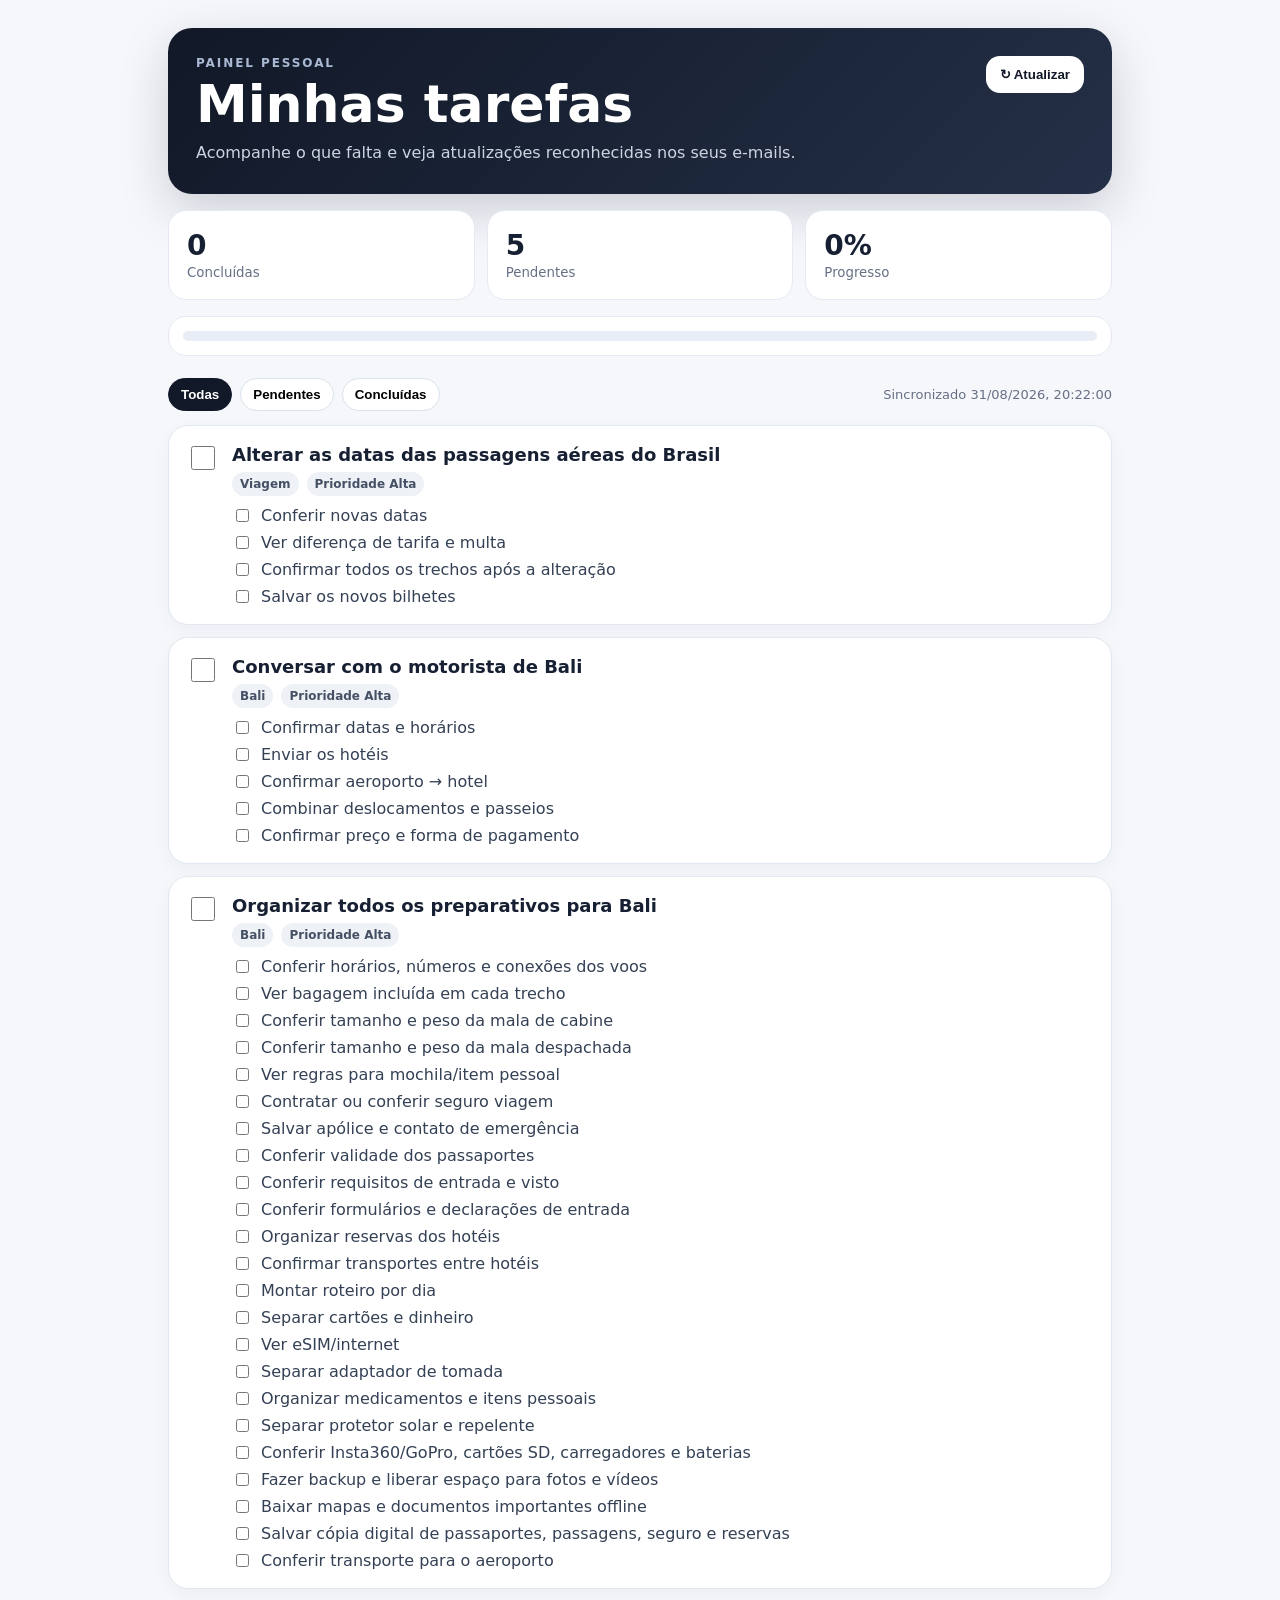
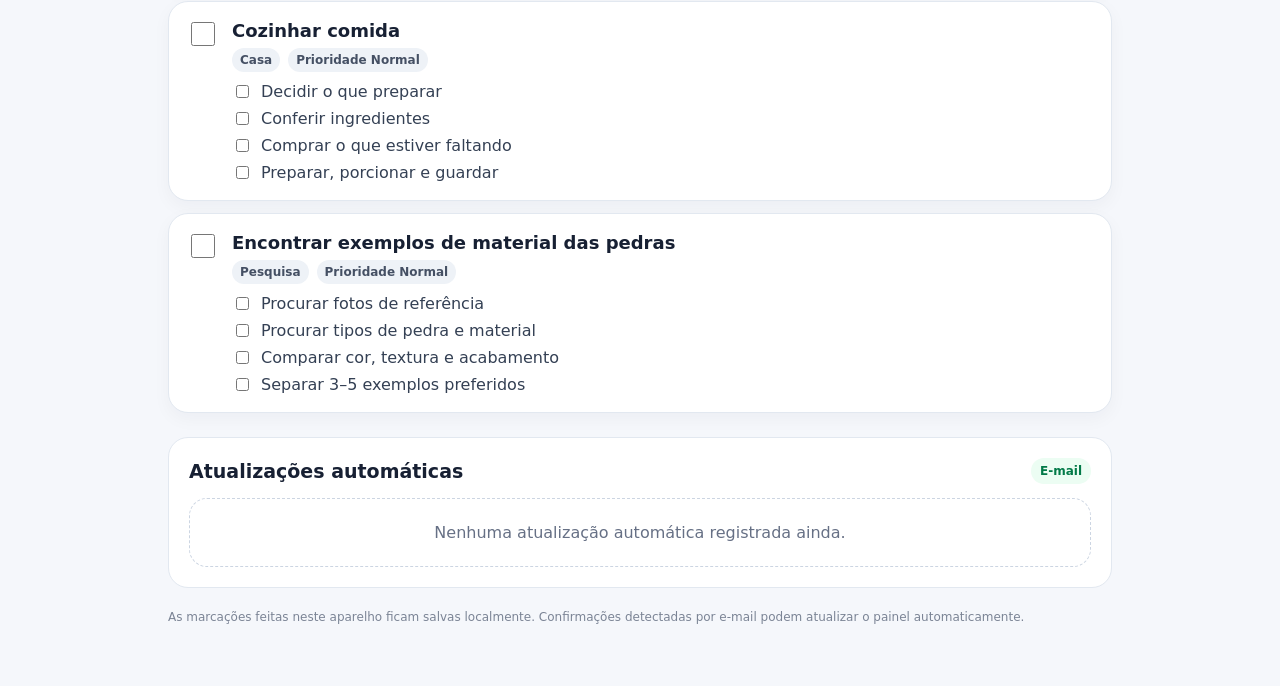
<file: tasks/index.html>
<!doctype html>
<html lang="pt-BR">
<head>
  <meta charset="utf-8" />
  <meta name="viewport" content="width=device-width,initial-scale=1,viewport-fit=cover" />
  <meta name="theme-color" content="#111827" />
  <title>Meu Painel de Tarefas</title>
  <link rel="stylesheet" href="./style.css" />
</head>
<body>
  <main class="shell">
    <header class="hero">
      <div>
        <p class="eyebrow">PAINEL PESSOAL</p>
        <h1>Minhas tarefas</h1>
        <p class="muted">Acompanhe o que falta e veja atualizações reconhecidas nos seus e-mails.</p>
      </div>
      <button id="refreshBtn" class="btn" type="button">↻ Atualizar</button>
    </header>

    <section class="summary" aria-label="Resumo">
      <article><span id="doneCount">0</span><small>Concluídas</small></article>
      <article><span id="pendingCount">0</span><small>Pendentes</small></article>
      <article><span id="progressPct">0%</span><small>Progresso</small></article>
    </section>

    <section class="progress-wrap" aria-label="Progresso total">
      <div class="progress"><div id="progressBar"></div></div>
    </section>

    <section class="toolbar">
      <div class="filters" id="filters">
        <button class="chip active" data-filter="all">Todas</button>
        <button class="chip" data-filter="pending">Pendentes</button>
        <button class="chip" data-filter="done">Concluídas</button>
      </div>
      <span id="syncStatus" class="sync">Carregando…</span>
    </section>

    <section id="taskList" class="task-list" aria-live="polite"></section>

    <section class="activity-card">
      <div class="section-title">
        <h2>Atualizações automáticas</h2>
        <span class="badge">E-mail</span>
      </div>
      <div id="activityList" class="activity-list"></div>
    </section>

    <footer>
      <p>As marcações feitas neste aparelho ficam salvas localmente. Confirmações detectadas por e-mail podem atualizar o painel automaticamente.</p>
    </footer>
  </main>
  <script src="./app.js"></script>
</body>
</html>
</file>
<file: tasks/style.css>
*{box-sizing:border-box}html{font-family:Inter,ui-sans-serif,system-ui,-apple-system,BlinkMacSystemFont,"Segoe UI",sans-serif;background:#f5f7fb;color:#172033}body{margin:0}.shell{max-width:980px;margin:0 auto;padding:28px 18px 48px}.hero{display:flex;gap:18px;align-items:flex-start;justify-content:space-between;background:linear-gradient(135deg,#111827,#243047);color:white;border-radius:24px;padding:28px;box-shadow:0 16px 50px rgba(15,23,42,.18)}.hero h1{font-size:clamp(32px,6vw,52px);line-height:1;margin:8px 0 10px}.eyebrow{font-size:12px;letter-spacing:.16em;font-weight:800;color:#a9b9d3;margin:0}.muted{color:#cbd5e1;max-width:620px;margin:0;line-height:1.6}.btn{border:0;border-radius:14px;background:white;color:#111827;padding:11px 14px;font-weight:750;cursor:pointer}.summary{display:grid;grid-template-columns:repeat(3,1fr);gap:12px;margin:16px 0}.summary article{background:white;border:1px solid #e5e9f2;border-radius:18px;padding:18px}.summary span{display:block;font-size:28px;font-weight:850}.summary small{color:#667085}.progress-wrap{background:white;border:1px solid #e5e9f2;border-radius:18px;padding:14px}.progress{height:10px;background:#e9edf5;border-radius:999px;overflow:hidden}.progress div{height:100%;width:0;background:#111827;transition:width .25s ease}.toolbar{display:flex;justify-content:space-between;align-items:center;gap:14px;margin:22px 0 14px}.filters{display:flex;gap:8px;flex-wrap:wrap}.chip{border:1px solid #dbe2ec;background:white;border-radius:999px;padding:8px 12px;font-weight:700;cursor:pointer}.chip.active{background:#111827;color:white;border-color:#111827}.sync{font-size:13px;color:#667085}.task-list{display:grid;gap:12px}.task-card{background:white;border:1px solid #e2e8f0;border-radius:20px;padding:18px;display:grid;grid-template-columns:auto 1fr;gap:14px;box-shadow:0 6px 18px rgba(15,23,42,.04)}.task-card.done{opacity:.72}.task-card.done h3{text-decoration:line-through}.check{width:24px;height:24px;margin-top:2px}.task-card h3{margin:0 0 7px;font-size:18px}.meta{display:flex;gap:8px;flex-wrap:wrap;margin-bottom:10px}.pill{font-size:12px;font-weight:750;padding:5px 8px;border-radius:999px;background:#eef2f7;color:#455064}.subtasks{display:grid;gap:8px;margin-top:10px}.subtask{display:flex;gap:9px;align-items:flex-start;color:#344054}.subtask input{margin-top:3px}.activity-card{margin-top:24px;background:white;border:1px solid #e2e8f0;border-radius:20px;padding:20px}.section-title{display:flex;justify-content:space-between;align-items:center;gap:12px}.section-title h2{font-size:19px;margin:0}.badge{font-size:12px;font-weight:800;background:#ecfdf3;color:#027a48;border-radius:999px;padding:6px 9px}.activity-list{display:grid;gap:10px;margin-top:14px}.activity{padding:12px 0;border-top:1px solid #eef2f6}.activity:first-child{border-top:0}.activity strong{display:block}.activity small{color:#667085}.empty{padding:24px;text-align:center;color:#667085;background:white;border:1px dashed #ccd5e2;border-radius:18px}footer{margin-top:20px;color:#7b8495;font-size:12px;line-height:1.5}@media(max-width:620px){.shell{padding:16px 12px 32px}.hero{padding:22px;display:block}.hero .btn{margin-top:18px}.summary{grid-template-columns:1fr 1fr}.summary article:last-child{grid-column:1/-1}.toolbar{align-items:flex-start;flex-direction:column}.task-card{padding:16px}}
</file>
